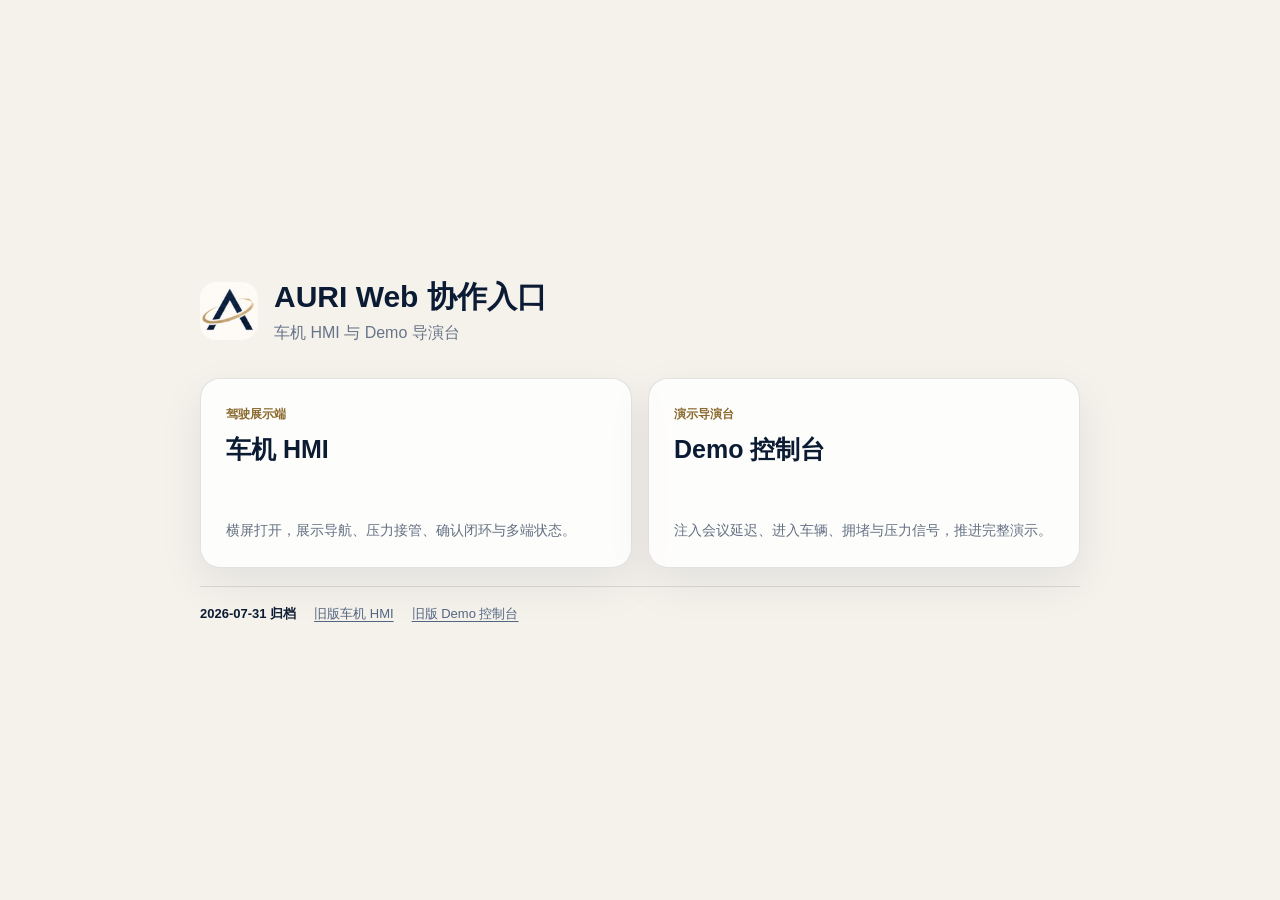
<file: index.html>
<!doctype html>
<html lang="zh-CN">
<head>
  <meta charset="utf-8" />
  <meta name="viewport" content="width=device-width, initial-scale=1" />
  <meta http-equiv="refresh" content="0; url=./apps/web-portal/" />
  <title>AURI Web 协作入口</title>
</head>
<body>
  <a href="./apps/web-portal/">打开 AURI Web 协作入口</a>
</body>
</html>
</file>
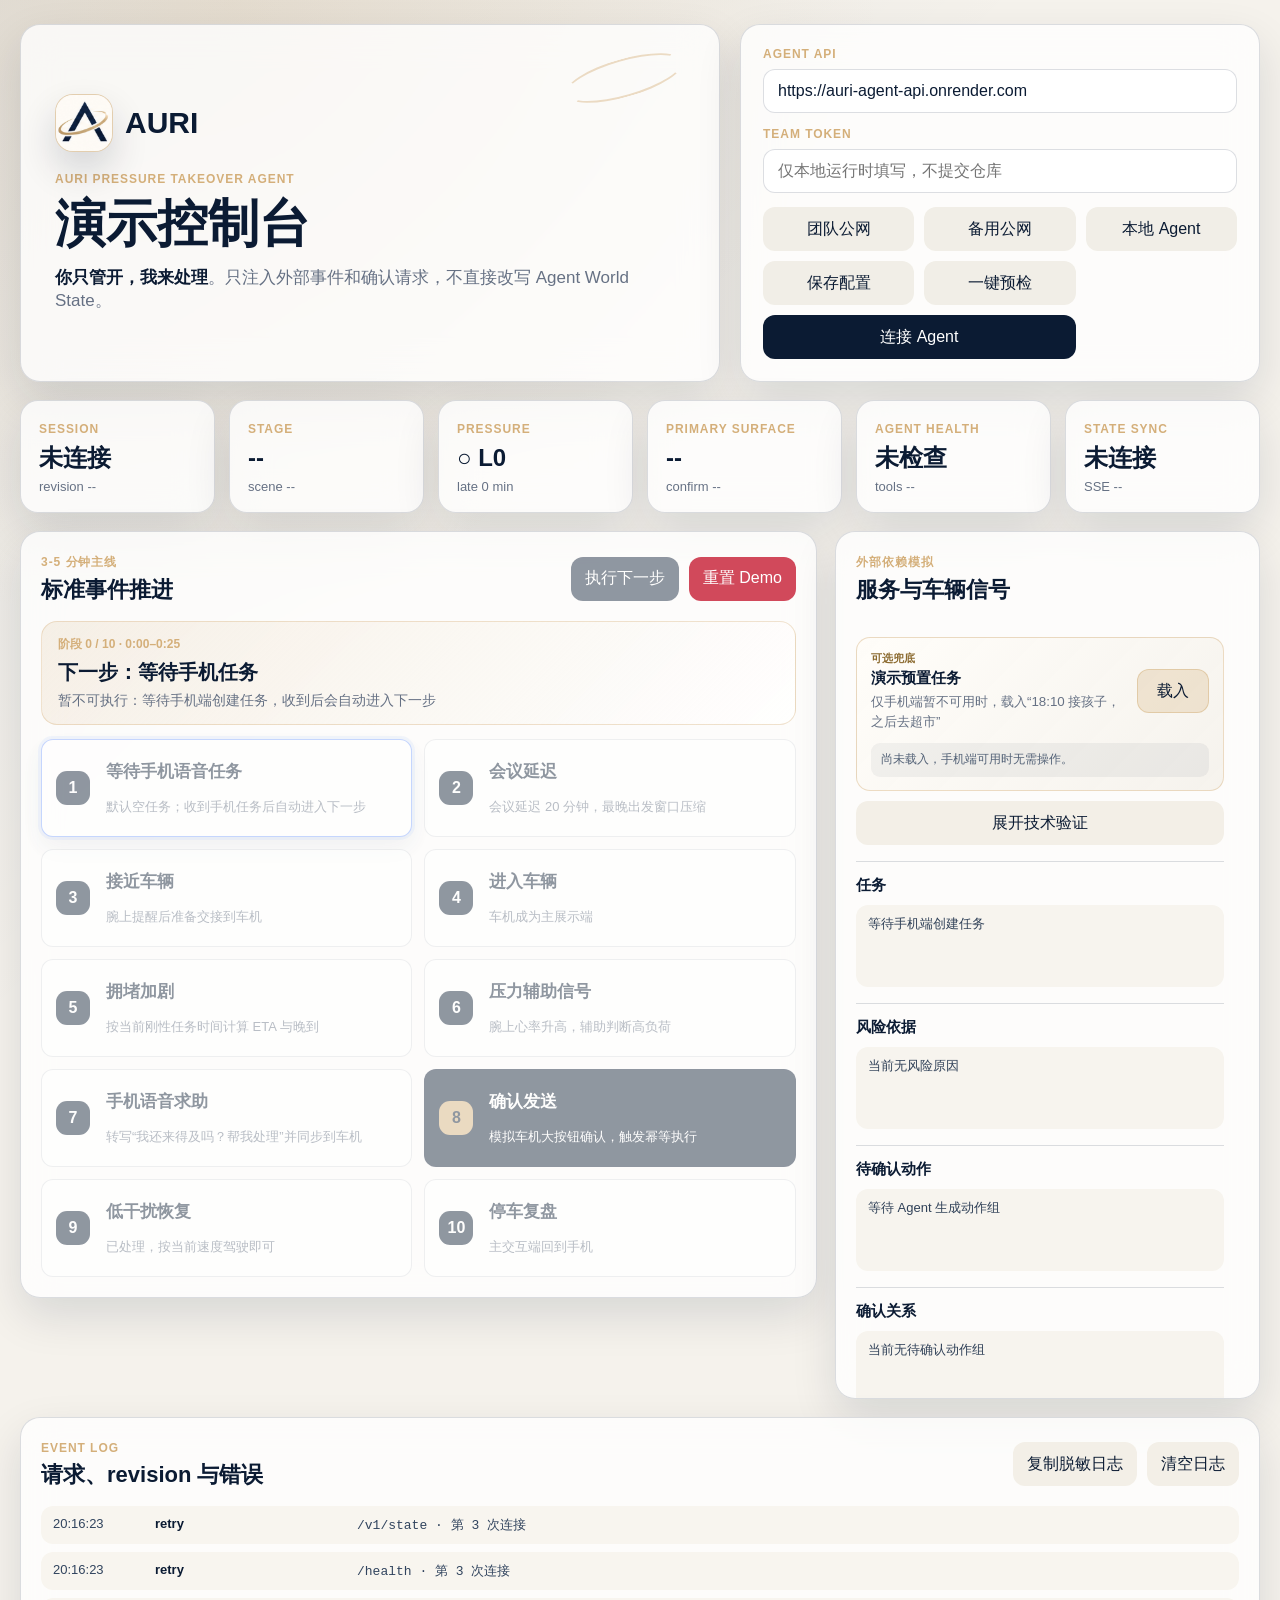
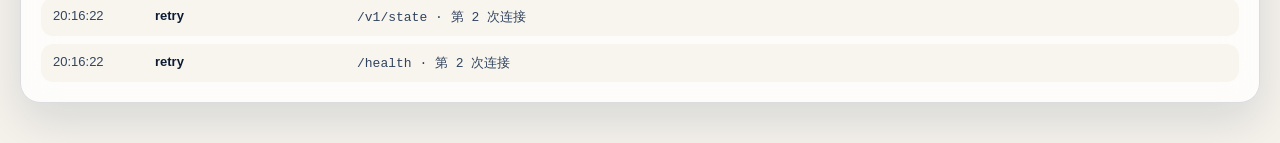
<file: apps/demo-console/index.html>
<!doctype html>
<html lang="zh-CN">
<head>
  <meta charset="utf-8" />
  <meta name="viewport" content="width=device-width, initial-scale=1" />
  <meta http-equiv="Cache-Control" content="no-cache, no-store, must-revalidate" />
  <meta http-equiv="Pragma" content="no-cache" />
  <meta http-equiv="Expires" content="0" />
  <title>AURI Demo 控制台</title>
  <link rel="stylesheet" href="./styles.css?v=auri-p0-console-20260803d" />
</head>
<body>
  <main class="console-shell">
    <header class="hero">
      <div>
        <div class="auri-logo hero-logo" aria-label="AURI">
          <span class="logo-icon"><img src="../../icon.png" alt="AURI" /></span>
          <span class="logo-word">AURI</span>
        </div>
        <span class="eyebrow">AURI Pressure Takeover Agent</span>
        <h1>演示控制台</h1>
        <p><strong>你只管开，我来处理</strong>。只注入外部事件和确认请求，不直接改写 Agent World State。</p>
      </div>
      <section class="connection-card" aria-label="连接配置">
        <label>
          <span>Agent API</span>
          <input id="apiBase" value="https://auri-agent-api.onrender.com" autocomplete="off" />
        </label>
        <label>
          <span>Team Token</span>
          <input id="token" type="password" placeholder="仅本地运行时填写，不提交仓库" autocomplete="off" />
        </label>
        <div class="connection-actions">
          <button id="usePublicAgent" type="button">团队公网</button>
          <button id="useLegacyAgent" type="button">备用公网</button>
          <button id="useLocalAgent" type="button">本地 Agent</button>
          <button id="saveConfig" type="button">保存配置</button>
          <button id="preflightBtn" type="button">一键预检</button>
          <button id="connectBtn" class="primary" type="button">连接 Agent</button>
        </div>
      </section>
    </header>

    <section class="status-grid" aria-label="World State 摘要">
      <article>
        <span>Session</span>
        <strong id="sessionId">未连接</strong>
        <em id="revision">revision --</em>
      </article>
      <article>
        <span>Stage</span>
        <strong id="stage">--</strong>
        <em id="scene">scene --</em>
      </article>
      <article>
        <span>Pressure</span>
        <strong id="pressure">L0</strong>
        <em id="late">late 0 min</em>
      </article>
      <article>
        <span>Primary Surface</span>
        <strong id="surface">--</strong>
        <em id="confirmOwner">confirm --</em>
      </article>
      <article>
        <span>Agent Health</span>
        <strong id="agentHealth">未检查</strong>
        <em id="agentTools">tools --</em>
      </article>
      <article>
        <span>State Sync</span>
        <strong id="syncMode">未连接</strong>
        <em id="syncDetail">SSE --</em>
      </article>
    </section>

    <section class="main-grid">
      <section class="panel script-panel" aria-label="三到五分钟演示脚本">
        <div class="panel-head">
          <div>
            <span>3-5 分钟主线</span>
            <h2>标准事件推进</h2>
          </div>
          <div class="head-actions">
            <button id="runCurrentStep" class="primary" type="button">执行下一步</button>
            <button id="resetBtn" class="ghost danger" type="button">重置 Demo</button>
          </div>
        </div>
        <section class="director-card" aria-label="导演模式">
          <span id="directorStage">阶段 0 / 10</span>
          <strong id="nextStepHint">先连接 Agent 并执行预检。</strong>
          <em id="hostCue">主持提示：确认三端连接同一个 session 后再开始。</em>
        </section>
        <div class="script-list">
          <button data-action="waitTask" type="button"><b>1</b><span>等待手机语音任务</span><em>默认空任务；收到手机任务后自动进入下一步</em></button>
          <button data-action="meeting" type="button"><b>2</b><span>会议延迟</span><em>会议延迟 20 分钟，最晚出发窗口压缩</em></button>
          <button data-action="approach" type="button"><b>3</b><span>接近车辆</span><em>腕上提醒后准备交接到车机</em></button>
          <button data-action="vehicle" type="button"><b>4</b><span>进入车辆</span><em>车机成为主展示端</em></button>
          <button data-action="traffic" type="button"><b>5</b><span>拥堵加剧</span><em>按当前刚性任务时间计算 ETA 与晚到</em></button>
          <button data-action="stress" type="button"><b>6</b><span>压力辅助信号</span><em>腕上心率升高，辅助判断高负荷</em></button>
          <button data-action="utterance" type="button"><b>7</b><span>手机语音求助</span><em>转写“我还来得及吗？帮我处理”并同步到车机</em></button>
          <button data-action="confirm" class="confirm-action" type="button"><b>8</b><span>确认发送</span><em>模拟车机大按钮确认，触发幂等执行</em></button>
          <button data-action="cooldown" type="button"><b>9</b><span>低干扰恢复</span><em>已处理，按当前速度驾驶即可</em></button>
          <button data-action="parked" type="button"><b>10</b><span>停车复盘</span><em>主交互端回到手机</em></button>
        </div>
      </section>

      <aside class="panel side-panel" aria-label="模拟配置">
        <div class="panel-head">
          <div>
            <span>外部依赖模拟</span>
            <h2>服务与车辆信号</h2>
          </div>
        </div>
        <div class="technical-box">
          <div class="optional-preset">
            <span class="optional-preset-copy">
              <em>可选兜底</em>
              <strong>演示预置任务</strong>
              <small>仅手机端暂不可用时，载入“18:10 接孩子，之后去超市”</small>
            </span>
            <button data-action="presetTask" type="button">载入</button>
            <p id="presetStatus" class="preset-status" role="status" aria-live="polite">尚未载入，手机端可用时无需操作。</p>
          </div>
          <button id="toggleTech" class="ghost" type="button">展开技术验证</button>
          <div id="technicalActions" hidden>
            <div class="button-row">
              <button data-action="serviceSuccess" type="button">服务成功</button>
              <button data-action="serviceStock" type="button">缺货降级</button>
              <button data-action="serviceBudget" type="button">超预算降级</button>
            </div>
            <div class="button-row">
              <button data-action="hardBrake" type="button">急刹信号</button>
              <button data-action="voiceConfirm" type="button">语音确认</button>
              <button data-action="refresh" type="button">刷新状态</button>
            </div>
          </div>
        </div>

        <section class="mini-state">
          <h3>任务</h3>
          <ul id="tasks"></ul>
        </section>
        <section class="mini-state">
          <h3>风险依据</h3>
          <ul id="riskReasons"></ul>
        </section>
        <section class="mini-state">
          <h3>待确认动作</h3>
          <ul id="actions"></ul>
        </section>
        <section class="mini-state">
          <h3>确认关系</h3>
          <ul id="confirmationDetails"></ul>
        </section>
        <section class="mini-state">
          <h3>服务方案</h3>
          <ul id="serviceOrders"></ul>
        </section>
        <section class="mini-state">
          <h3>车载状态</h3>
          <ul id="vehicleState"></ul>
        </section>
        <section class="mini-state">
          <h3>Ledger 摘要</h3>
          <ul id="ledger"></ul>
        </section>
      </aside>
    </section>

    <section class="panel log-panel" aria-label="事件日志">
      <div class="panel-head">
        <div>
          <span>Event Log</span>
          <h2>请求、revision 与错误</h2>
        </div>
        <div class="head-actions">
          <button id="copyLog" class="ghost" type="button">复制脱敏日志</button>
          <button id="clearLog" class="ghost" type="button">清空日志</button>
        </div>
      </div>
      <div id="eventLog" class="event-log"></div>
    </section>
  </main>

  <script src="./clipboard.js?v=auri-p0-console-20260806"></script>
  <script src="./app.js?v=auri-p0-console-20260806"></script>
</body>
</html>
</file>
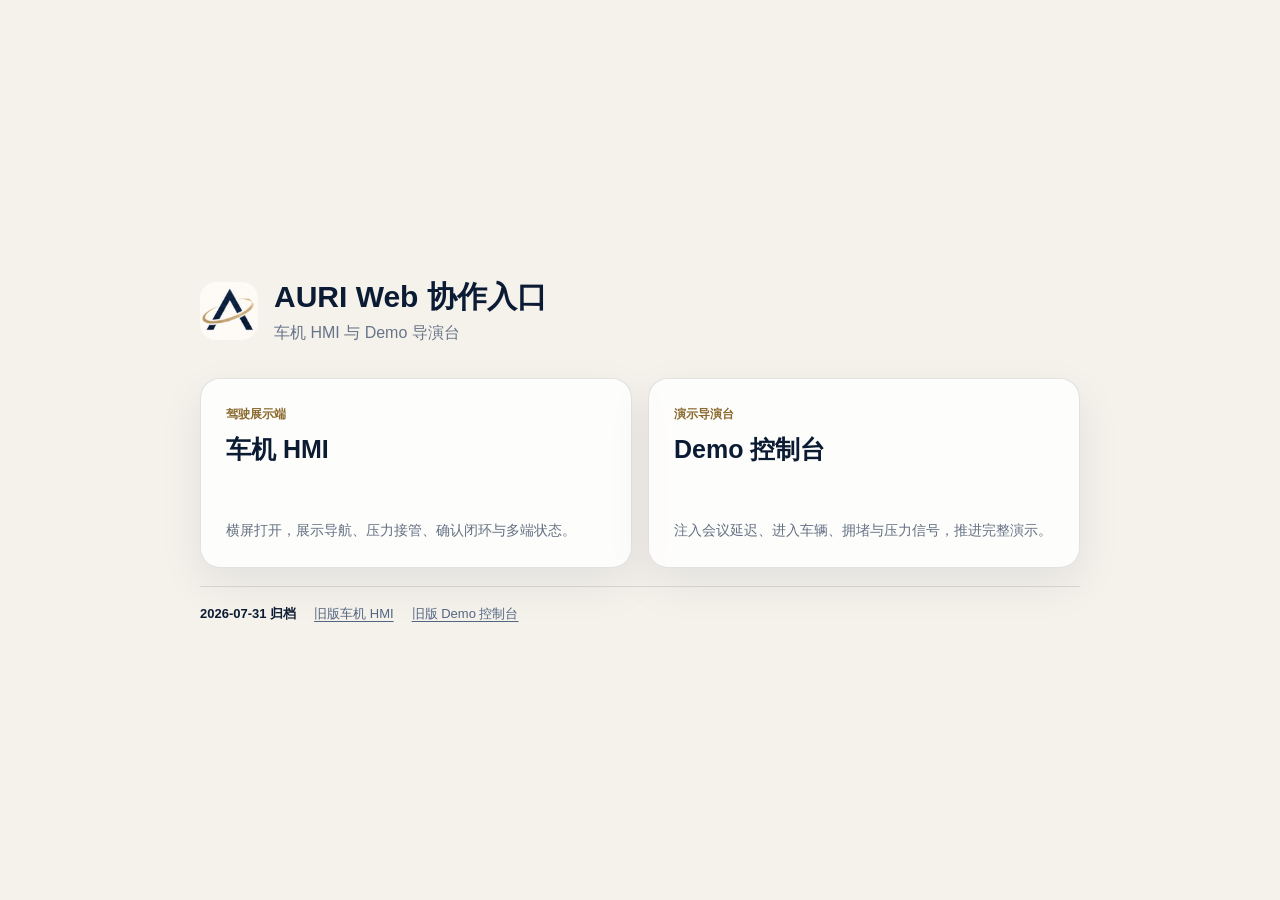
<file: apps/web-portal/index.html>
<!doctype html>
<html lang="zh-CN">
<head>
  <meta charset="utf-8" />
  <meta name="viewport" content="width=device-width, initial-scale=1" />
  <title>AURI Web 协作入口</title>
  <style>
    :root {
      --navy: #0b1b33;
      --gold: #d4af7a;
      --ivory: #f5f2ec;
      --line: rgba(11, 27, 51, .12);
    }
    * { box-sizing: border-box; }
    body {
      min-height: 100vh;
      margin: 0;
      padding: 40px;
      display: grid;
      place-items: center;
      color: var(--navy);
      background: var(--ivory);
      font-family: Inter, "PingFang SC", "Microsoft YaHei", sans-serif;
    }
    main {
      width: min(880px, 100%);
    }
    header {
      display: flex;
      align-items: center;
      gap: 16px;
      margin-bottom: 34px;
    }
    header img {
      width: 58px;
      height: 58px;
      border-radius: 16px;
      object-fit: cover;
    }
    h1, p { margin: 0; }
    h1 { font-size: 30px; letter-spacing: 0; }
    header p { margin-top: 5px; color: #687588; }
    section {
      display: grid;
      grid-template-columns: 1fr 1fr;
      gap: 16px;
    }
    .archive {
      margin-top: 18px;
      padding-top: 18px;
      display: flex;
      flex-wrap: wrap;
      gap: 10px 18px;
      border-top: 1px solid var(--line);
      color: #647083;
      font-size: 13px;
    }
    .archive strong { color: var(--navy); }
    .archive a {
      min-height: 0;
      padding: 0;
      display: inline;
      border: 0;
      border-radius: 0;
      color: #536681;
      background: none;
      box-shadow: none;
      text-decoration: underline;
      text-underline-offset: 3px;
    }
    .archive a:hover, .archive a:focus-visible { color: #8b6a2f; transform: none; }
    a {
      min-height: 190px;
      padding: 25px;
      border-radius: 20px;
      display: grid;
      align-content: space-between;
      color: inherit;
      text-decoration: none;
      background: rgba(255, 255, 255, .8);
      border: 1px solid var(--line);
      box-shadow: 0 16px 44px rgba(11, 27, 51, .08);
    }
    a:hover, a:focus-visible {
      border-color: var(--gold);
      transform: translateY(-2px);
    }
    a span {
      color: #8b6a2f;
      font-size: 12px;
      font-weight: 800;
    }
    a strong {
      display: block;
      margin-top: 10px;
      font-size: 25px;
    }
    a em {
      color: #647083;
      font-size: 14px;
      font-style: normal;
      line-height: 1.55;
    }
    @media (max-width: 680px) {
      body { padding: 24px; }
      section { grid-template-columns: 1fr; }
    }
  </style>
</head>
<body>
  <main>
    <header>
      <img src="../../icon.png" alt="AURI" />
      <div>
        <h1>AURI Web 协作入口</h1>
        <p>车机 HMI 与 Demo 导演台</p>
      </div>
    </header>
    <section>
      <a href="../vehicle-hmi/">
        <div><span>驾驶展示端</span><strong>车机 HMI</strong></div>
        <em>横屏打开，展示导航、压力接管、确认闭环与多端状态。</em>
      </a>
      <a href="../demo-console/">
        <div><span>演示导演台</span><strong>Demo 控制台</strong></div>
        <em>注入会议延迟、进入车辆、拥堵与压力信号，推进完整演示。</em>
      </a>
    </section>
    <div class="archive" aria-label="历史版本">
      <strong>2026-07-31 归档</strong>
      <a href="../vehicle-hmi-old/">旧版车机 HMI</a>
      <a href="../demo-console-old/">旧版 Demo 控制台</a>
    </div>
  </main>
</body>
</html>
</file>
<file: apps/demo-console/styles.css>
:root {
  color-scheme: light;
  --auri-navy: #0B1B33;
  --auri-gold: #D4AF7A;
  --auri-ivory: #F5F2EC;
  --state-processing: #2F6BFF;
  --state-warning: #E6A700;
  --state-success: #2E9D6F;
  --state-critical: #D1495B;
  --bg: var(--auri-ivory);
  --panel: rgba(255, 255, 255, 0.78);
  --line: rgba(11, 27, 51, 0.14);
  --ink: var(--auri-navy);
  --muted: #667184;
  --blue: var(--state-processing);
  --deep: var(--auri-navy);
  --orange: var(--state-warning);
  --green: var(--state-success);
  --red: var(--state-critical);
  --shadow: 0 18px 45px rgba(11, 27, 51, 0.12);
}

* {
  box-sizing: border-box;
}

body {
  margin: 0;
  min-height: 100vh;
  color: var(--ink);
  font-family: Inter, "PingFang SC", "Microsoft YaHei", Arial, sans-serif;
  background:
    radial-gradient(circle at 18% 0, rgba(212, 175, 122, 0.18), transparent 32%),
    linear-gradient(135deg, rgba(11, 27, 51, 0.08), transparent 34%),
    var(--bg);
}

button,
input {
  font: inherit;
}

button {
  border: 0;
  cursor: pointer;
}

.console-shell {
  width: min(1480px, calc(100vw - 40px));
  margin: 0 auto;
  padding: 24px 0 40px;
}

.hero {
  display: grid;
  grid-template-columns: 1fr minmax(360px, 520px);
  gap: 20px;
  align-items: stretch;
}

.hero > div,
.connection-card,
.panel,
.status-grid article {
  background: var(--panel);
  border: 1px solid var(--line);
  box-shadow: var(--shadow);
  backdrop-filter: blur(18px);
}

.hero > div {
  min-height: 190px;
  padding: 30px 34px;
  border-radius: 20px;
  display: flex;
  flex-direction: column;
  justify-content: center;
  position: relative;
  overflow: hidden;
}

.hero > div:after {
  content: "";
  position: absolute;
  right: 34px;
  top: 34px;
  width: 118px;
  height: 34px;
  border: 2px solid var(--auri-gold);
  border-left-color: transparent;
  border-right-color: transparent;
  border-radius: 50%;
  transform: rotate(-16deg);
  opacity: .42;
}

.auri-logo {
  display: inline-flex;
  align-items: center;
  gap: 12px;
}

.logo-icon {
  position: relative;
  display: grid;
  place-items: center;
  width: 58px;
  height: 58px;
  overflow: hidden;
  border: 1px solid rgba(212, 175, 122, 0.52);
  border-radius: 18px;
  background: var(--auri-ivory);
  box-shadow: 0 18px 36px rgba(11, 27, 51, 0.16), inset 0 0 0 1px rgba(255, 255, 255, 0.08);
}

.logo-icon img {
  width: 100%;
  height: 100%;
  display: block;
  object-fit: contain;
}

.logo-word {
  color: var(--auri-navy);
  font-size: 30px;
  line-height: 1;
  font-weight: 800;
  letter-spacing: 0;
}

.hero-logo {
  margin-bottom: 20px;
}

.eyebrow,
.panel-head span,
.status-grid span,
label span {
  color: var(--auri-gold);
  font-size: 12px;
  font-weight: 800;
  letter-spacing: 0.08em;
  text-transform: uppercase;
}

h1,
h2,
h3,
p {
  margin: 0;
}

h1 {
  margin-top: 12px;
  font-size: clamp(34px, 4vw, 58px);
  line-height: 1;
}

.hero p {
  margin-top: 16px;
  color: var(--muted);
  font-size: 17px;
}

.hero p strong {
  color: var(--auri-navy);
}

.connection-card {
  border-radius: 20px;
  padding: 22px;
  display: grid;
  gap: 14px;
}

label {
  display: grid;
  gap: 8px;
}

input {
  width: 100%;
  border: 1px solid var(--line);
  border-radius: 12px;
  padding: 12px 14px;
  color: var(--ink);
  background: #fff;
  outline: none;
}

input:focus {
  border-color: rgba(212, 175, 122, 0.8);
  box-shadow: 0 0 0 4px rgba(212, 175, 122, 0.16);
}

.connection-actions,
.button-row {
  display: grid;
  grid-template-columns: repeat(2, minmax(0, 1fr));
  gap: 10px;
}

.connection-actions {
  grid-template-columns: repeat(3, minmax(0, 1fr));
}

.connection-actions .primary {
  grid-column: span 2;
}

.button-row {
  grid-template-columns: repeat(3, minmax(0, 1fr));
}

button {
  min-height: 44px;
  border-radius: 12px;
  padding: 10px 14px;
  color: var(--auri-navy);
  background: #f1eee7;
  transition: transform 0.18s ease, box-shadow 0.18s ease, background 0.18s ease;
}

button:hover {
  transform: translateY(-1px);
  box-shadow: 0 10px 24px rgba(22, 55, 94, 0.13);
}

button:disabled {
  cursor: not-allowed;
  opacity: 0.45;
  transform: none;
  box-shadow: none;
}

.primary,
.confirm-action {
  color: #fff;
  background: var(--auri-navy);
}

.ghost {
  background: #f3efe7;
}

.danger {
  color: #fff;
  background: var(--state-critical);
}

.status-grid {
  display: grid;
  grid-template-columns: repeat(6, minmax(0, 1fr));
  gap: 14px;
  margin-top: 18px;
}

.status-grid article {
  border-radius: 18px;
  padding: 18px;
}

.status-grid strong {
  display: block;
  margin-top: 8px;
  overflow: hidden;
  font-size: 24px;
  line-height: 1.1;
  text-overflow: ellipsis;
  white-space: nowrap;
}

.status-grid em {
  display: block;
  margin-top: 8px;
  color: var(--muted);
  font-size: 13px;
  font-style: normal;
}

.main-grid {
  display: grid;
  grid-template-columns: minmax(0, 1.5fr) minmax(360px, 0.8fr);
  align-items: start;
  gap: 18px;
  margin-top: 18px;
}

.panel {
  border-radius: 20px;
  padding: 20px;
}

.panel-head {
  display: flex;
  align-items: center;
  justify-content: space-between;
  gap: 14px;
  margin-bottom: 16px;
}
.head-actions {
  display: inline-flex;
  align-items: center;
  gap: 10px;
  flex-wrap: wrap;
  justify-content: flex-end;
}

.panel-head h2 {
  margin-top: 4px;
  font-size: 22px;
}

.director-card {
  display: grid;
  gap: 6px;
  margin-bottom: 14px;
  padding: 14px 16px;
  border: 1px solid rgba(212, 175, 122, 0.36);
  border-radius: 16px;
  background: linear-gradient(135deg, rgba(212, 175, 122, 0.16), rgba(255, 255, 255, 0.72));
}

.director-card span {
  color: var(--auri-gold);
  font-size: 12px;
  font-weight: 900;
}

.director-card strong {
  color: var(--auri-navy);
  font-size: 20px;
}

.director-card em {
  color: var(--muted);
  font-size: 14px;
  font-style: normal;
}

.script-list {
  display: grid;
  grid-template-columns: repeat(2, minmax(0, 1fr));
  grid-auto-rows: 98px;
  align-content: start;
  gap: 12px;
}

.script-list button {
  height: 98px;
  min-height: 98px;
  padding: 14px;
  display: grid;
  grid-template-columns: 38px 1fr;
  grid-template-rows: auto auto;
  align-items: center;
  gap: 4px 12px;
  text-align: left;
  background: #fff;
  border: 1px solid var(--line);
}

.script-list button.current {
  border-color: rgba(47, 107, 255, 0.6);
  box-shadow: 0 0 0 3px rgba(47, 107, 255, 0.12), 0 10px 24px rgba(22, 55, 94, 0.13);
}

.script-list button.done {
  background: #f1fbf6;
  border-color: rgba(46, 157, 111, 0.32);
}

.script-list button.done b {
  background: var(--state-success);
}

.script-list b {
  width: 34px;
  height: 34px;
  display: grid;
  place-items: center;
  grid-row: span 2;
  border-radius: 11px;
  color: #fff;
  background: var(--auri-navy);
}

.script-list span {
  font-size: 17px;
  font-weight: 800;
}

.script-list em {
  color: var(--muted);
  font-size: 13px;
  font-style: normal;
  line-height: 1.45;
}

.confirm-action b {
  background: var(--auri-gold);
  color: var(--auri-navy);
}

.script-list button.confirm-action {
  color: #fff;
  background: var(--auri-navy);
}

.confirm-action span,
.confirm-action em {
  color: #fff;
}

.script-list button.confirm-action.done {
  background: #f1fbf6;
}

.script-list button.confirm-action.done span {
  color: var(--auri-navy);
}

.script-list button.confirm-action.done em {
  color: var(--muted);
}

.side-panel {
  display: flex;
  flex-direction: column;
  height: 868px;
  overflow-y: auto;
  overscroll-behavior: contain;
  gap: 16px;
  scrollbar-gutter: stable;
}

.technical-box {
  display: grid;
  gap: 10px;
}

.technical-box > button {
  width: 100%;
}

.optional-preset {
  display: grid;
  grid-template-columns: minmax(0, 1fr) auto;
  gap: 12px;
  align-items: center;
  padding: 13px 14px;
  border: 1px solid rgba(212, 175, 122, 0.42);
  border-radius: 14px;
  background: linear-gradient(135deg, rgba(255, 253, 249, 0.98), rgba(245, 242, 236, 0.94));
}

.optional-preset-copy,
.optional-preset-copy em,
.optional-preset-copy strong,
.optional-preset-copy small {
  display: block;
}

.optional-preset-copy em {
  color: #8b6a2f;
  font-size: 11px;
  font-style: normal;
  font-weight: 800;
}

.optional-preset-copy strong {
  margin-top: 3px;
  color: var(--auri-navy);
  font-size: 15px;
}

.optional-preset-copy small {
  margin-top: 4px;
  color: var(--muted);
  line-height: 1.45;
}

.optional-preset > button {
  min-width: 72px;
  color: var(--auri-navy);
  background: rgba(212, 175, 122, 0.28);
  border: 1px solid rgba(212, 175, 122, 0.48);
}

.preset-status {
  grid-column: 1 / -1;
  min-height: 34px;
  margin: 0;
  padding: 8px 10px;
  border-radius: 9px;
  color: #526176;
  background: rgba(11, 27, 51, 0.05);
  font-size: 12px;
  line-height: 1.45;
  overflow-wrap: anywhere;
}

.preset-status[data-tone="loading"] {
  color: #1e55cc;
  background: rgba(47, 107, 255, 0.1);
}

.preset-status[data-tone="success"] {
  color: #1f7655;
  background: rgba(46, 157, 111, 0.11);
}

.preset-status[data-tone="error"] {
  color: #a12d3e;
  background: rgba(209, 73, 91, 0.11);
}

#technicalActions {
  display: grid;
  gap: 10px;
}

#technicalActions[hidden] {
  display: none;
}

.mini-state {
  border-top: 1px solid var(--line);
  padding-top: 14px;
}

.mini-state h3 {
  font-size: 15px;
}

.mini-state ul {
  min-height: 82px;
  margin: 10px 0 0;
  padding: 0;
  list-style: none;
  display: grid;
  gap: 8px;
}

.mini-state li {
  padding: 10px 12px;
  border-radius: 12px;
  color: #304158;
  background: #f7f4ee;
  font-size: 13px;
  line-height: 1.45;
  overflow-wrap: anywhere;
}

.mini-state li strong {
  color: var(--auri-navy);
}

.log-panel {
  margin-top: 18px;
}

.event-log {
  max-height: 260px;
  overflow: auto;
  display: grid;
  gap: 8px;
}

.log-row {
  display: grid;
  grid-template-columns: 90px 190px 1fr;
  gap: 12px;
  align-items: start;
  padding: 10px 12px;
  border-radius: 12px;
  background: #f8f5ef;
  color: #31445e;
  font-size: 13px;
}

.log-row code {
  white-space: normal;
  word-break: break-word;
}

.log-row strong {
  color: var(--deep);
}

.log-row.error strong {
  color: var(--red);
}

@media (max-width: 1180px) {
  .main-grid,
  .status-grid {
    grid-template-columns: repeat(3, minmax(0, 1fr));
  }

  .main-grid {
    grid-template-columns: 1fr;
  }

  .side-panel {
    width: 100%;
    height: auto;
    max-height: none;
    overflow: visible;
  }
}

@media (max-width: 760px) {
  .hero,
  .status-grid,
  .script-list {
    grid-template-columns: 1fr;
  }

  .script-list {
    grid-auto-rows: minmax(98px, auto);
  }

  .script-list button {
    height: auto;
  }

  .console-shell {
    width: min(100vw - 24px, 760px);
  }
}
</file>
